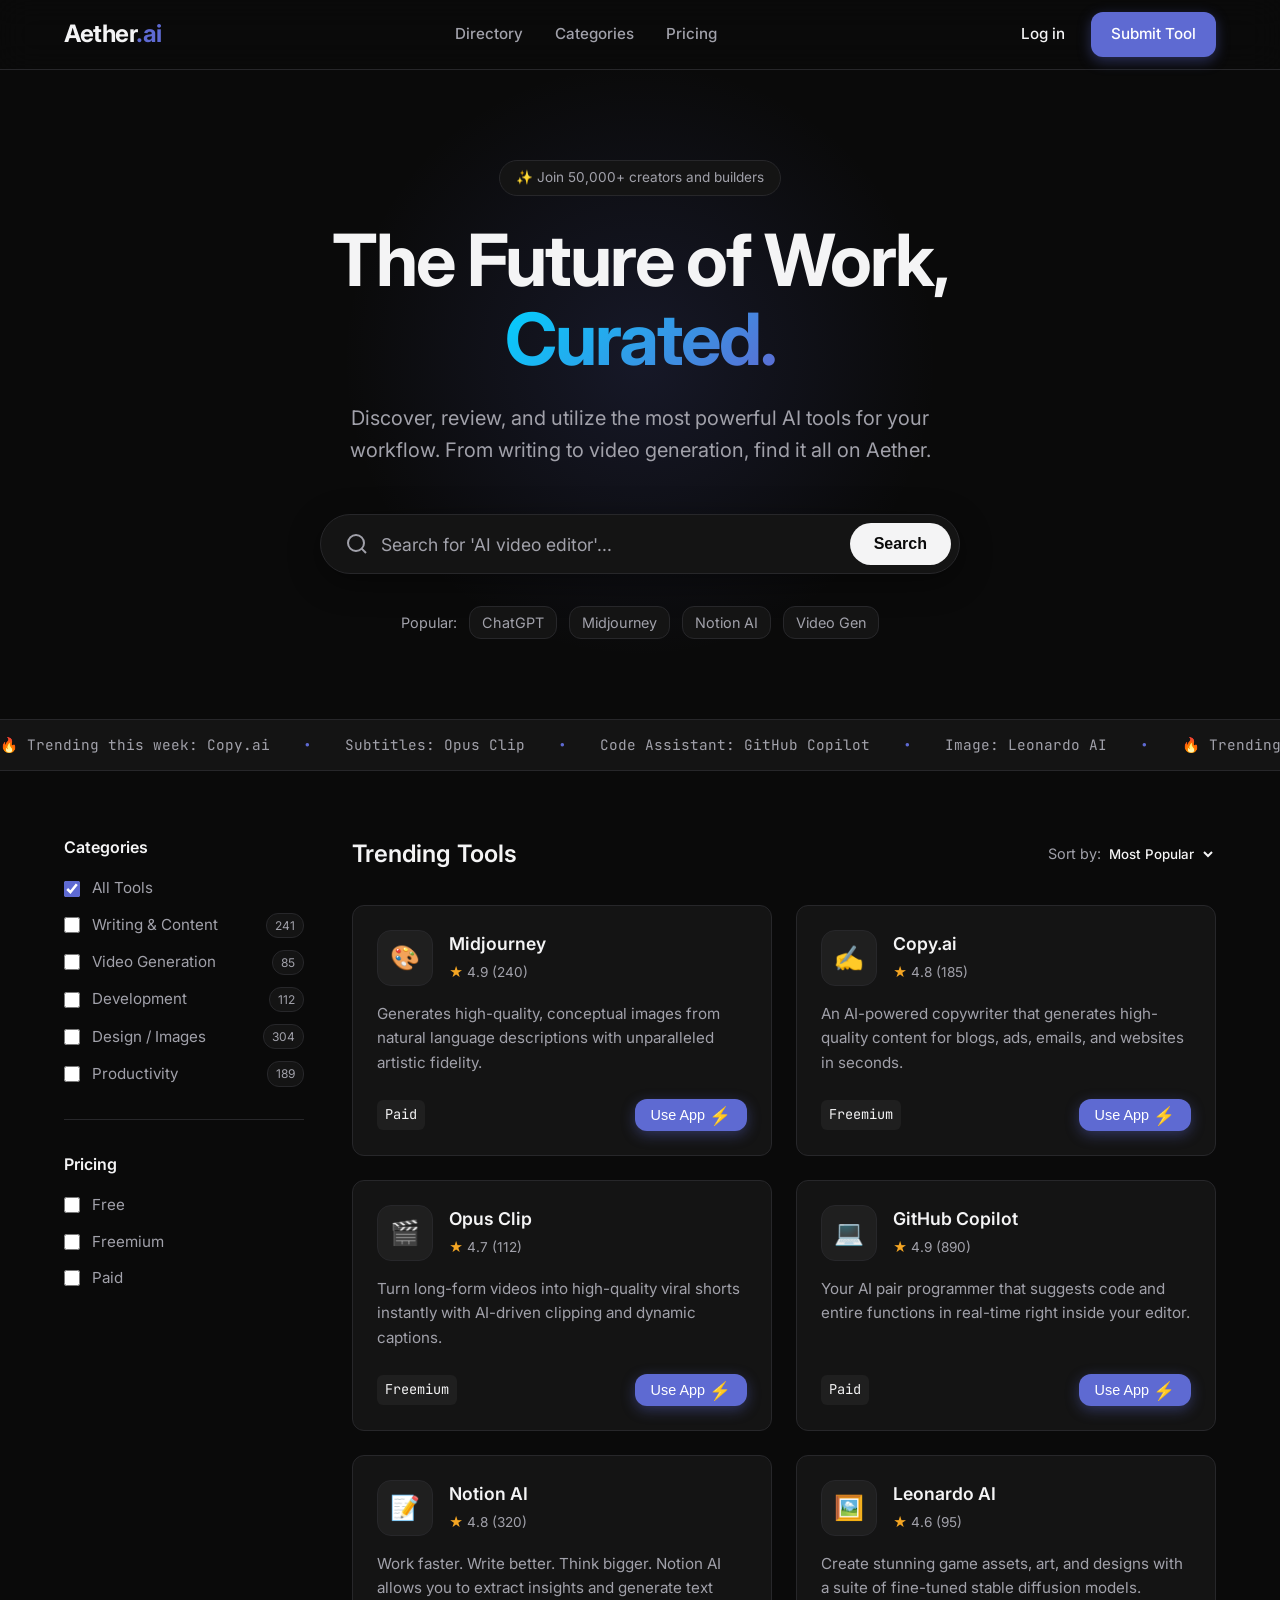
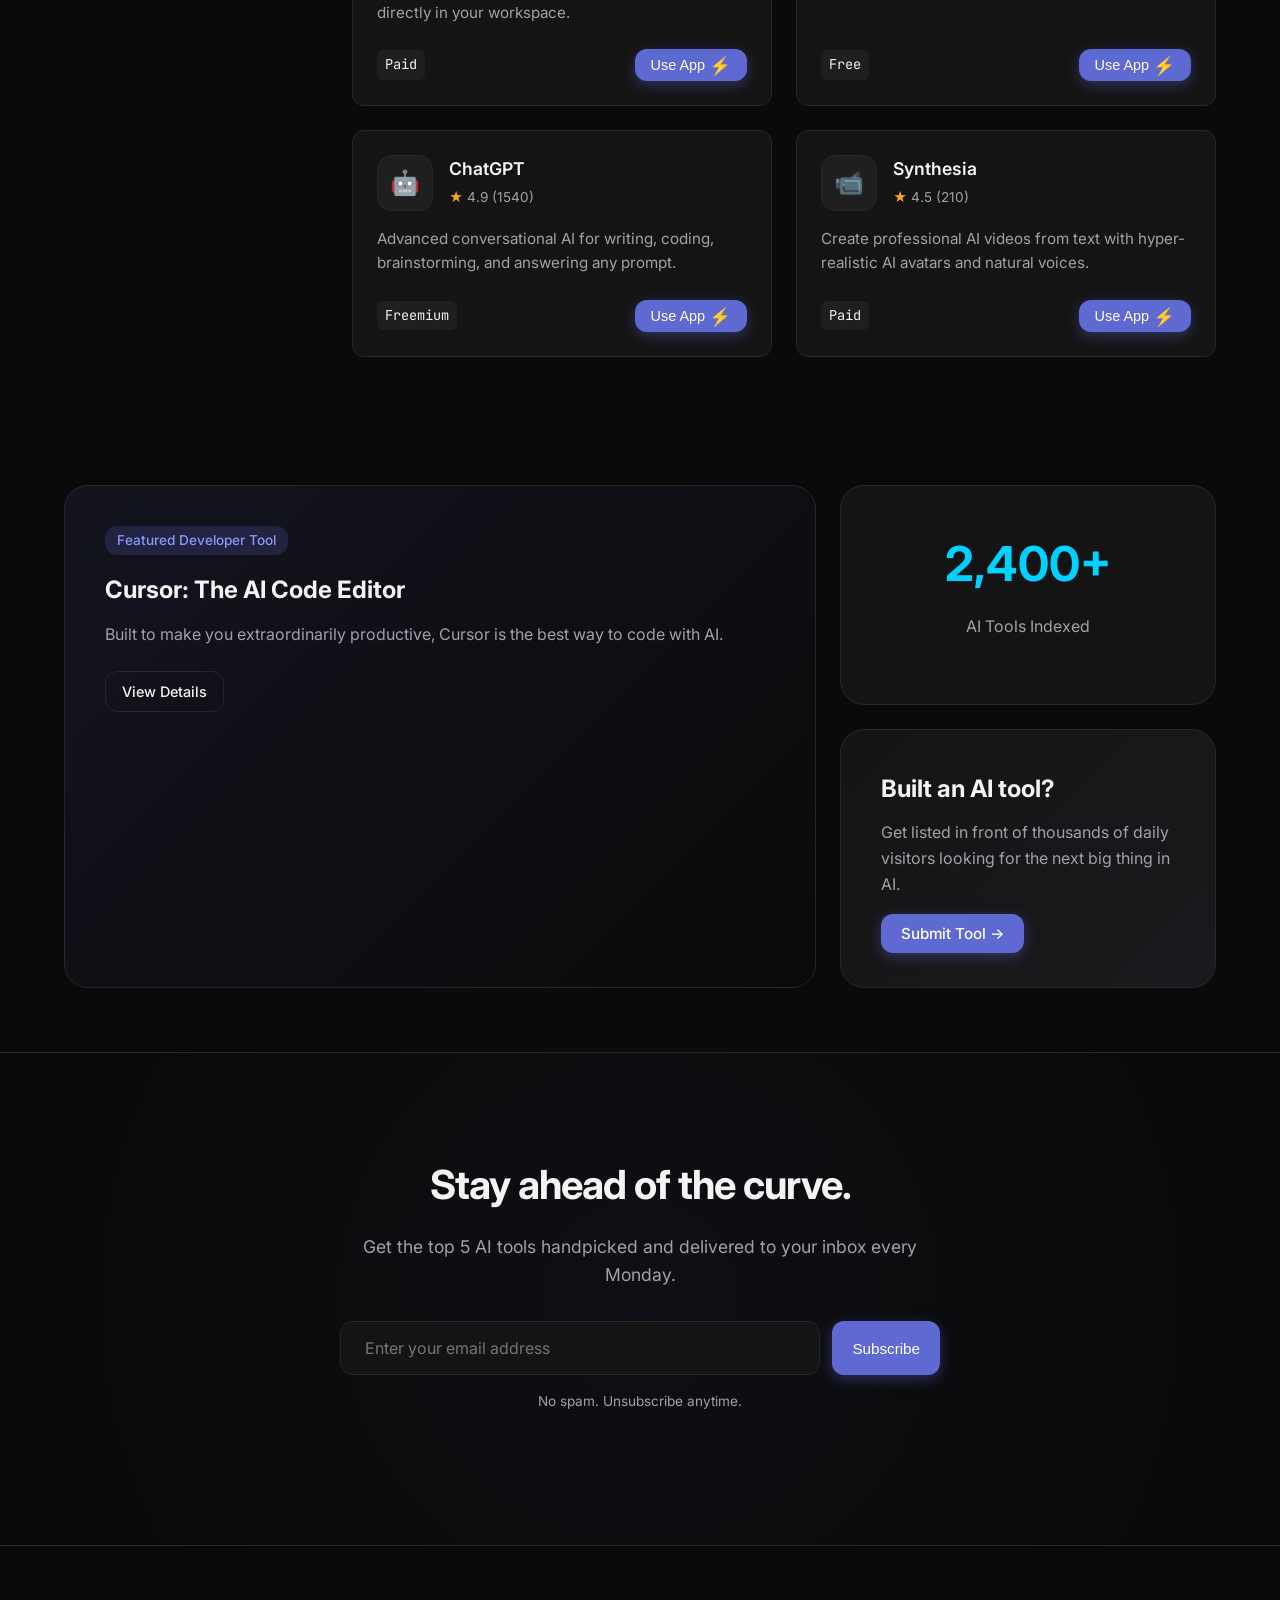
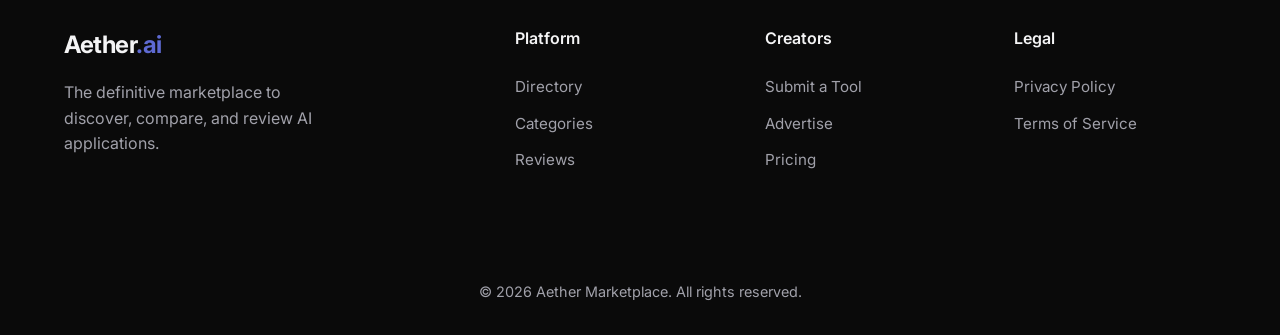
<file: AetherMarketplace/index.html>
<!DOCTYPE html>
<html lang="en">
<head>
    <meta charset="UTF-8">
    <meta name="viewport" content="width=device-width, initial-scale=1.0">
    <title>Aether - AI Tools Marketplace</title>
    <link href="https://fonts.googleapis.com/css2?family=Inter:wght@300;400;500;600;700&family=JetBrains+Mono:wght@400;700&display=swap" rel="stylesheet">
    <link rel="stylesheet" href="styles.css">
</head>
<body>
    <!-- Navbar -->
    <nav class="navbar">
        <div class="nav-container">
            <a href="#" class="logo">Aether<span>.ai</span></a>
            <div class="nav-links">
                <a href="#directory">Directory</a>
                <a href="#categories">Categories</a>
                <a href="#pricing">Pricing</a>
            </div>
            <div class="nav-actions">
                <a href="#" class="btn-ghost" id="loginBtn">Log in</a>
                <a href="#" class="btn-primary">Submit Tool</a>
            </div>
        </div>
    </nav>

    <!-- Hero Section -->
    <header class="hero">
        <div class="hero-content">
            <div class="badge">✨ Join 50,000+ creators and builders</div>
            <h1 class="hero-title">The Future of Work,<br><span class="gradient-text">Curated.</span></h1>
            <p class="hero-subtitle">Discover, review, and utilize the most powerful AI tools for your workflow. From writing to video generation, find it all on Aether.</p>
            
            <div class="search-container">
                <div class="search-box">
                    <svg class="search-icon" width="24" height="24" viewBox="0 0 24 24" fill="none" stroke="currentColor" stroke-width="2"><circle cx="11" cy="11" r="8"></circle><line x1="21" y1="21" x2="16.65" y2="16.65"></line></svg>
                    <input type="text" id="searchInput" placeholder="Search for 'AI video editor'...">
                    <button class="btn-search" id="searchBtn">Search</button>
                </div>
            </div>
            
            <div class="hero-tags">
                <span>Popular:</span>
                <a href="#" class="tag">ChatGPT</a>
                <a href="#" class="tag">Midjourney</a>
                <a href="#" class="tag">Notion AI</a>
                <a href="#" class="tag">Video Gen</a>
            </div>
        </div>
        <div class="hero-glow"></div>
    </header>

    <!-- Marquee / Featured Strip -->
    <section class="sponsored-strip">
        <div class="marquee">
            <div class="marquee-content">
                <span>🔥 Trending this week: Copy.ai</span>
                <span class="dot">•</span>
                <span>Subtitles: Opus Clip</span>
                <span class="dot">•</span>
                <span>Code Assistant: GitHub Copilot</span>
                <span class="dot">•</span>
                <span>Image: Leonardo AI</span>
                <span class="dot">•</span>
                <span>🔥 Trending this week: Copy.ai</span>
                <span class="dot">•</span>
                <span>Subtitles: Opus Clip</span>
                <span class="dot">•</span>
                <span>Code Assistant: GitHub Copilot</span>
                <span class="dot">•</span>
                <span>Image: Leonardo AI</span>
            </div>
        </div>
    </section>

    <!-- Main Content Grid -->
    <main class="container layout-grid">
        <!-- Sidebar filters (desktop) -->
        <aside class="sidebar">
            <div class="filter-group">
                <h3>Categories</h3>
                <ul class="filter-list" id="categoryFilters">
                    <li><label><input type="checkbox" id="filterAll" checked> All Tools</label></li>
                    <li><label><input type="checkbox" class="cat-filter" value="Writing & Content"> Writing & Content <span class="count">241</span></label></li>
                    <li><label><input type="checkbox" class="cat-filter" value="Video Generation"> Video Generation <span class="count">85</span></label></li>
                    <li><label><input type="checkbox" class="cat-filter" value="Development"> Development <span class="count">112</span></label></li>
                    <li><label><input type="checkbox" class="cat-filter" value="Design / Images"> Design / Images <span class="count">304</span></label></li>
                    <li><label><input type="checkbox" class="cat-filter" value="Productivity"> Productivity <span class="count">189</span></label></li>
                </ul>
            </div>
            <div class="filter-group border-top">
                <h3>Pricing</h3>
                <ul class="filter-list">
                    <li><label><input type="checkbox"> Free</label></li>
                    <li><label><input type="checkbox"> Freemium</label></li>
                    <li><label><input type="checkbox"> Paid</label></li>
                </ul>
            </div>
        </aside>

        <!-- Tools Feed -->
        <section class="tools-feed">
            <div class="feed-header">
                <h2>Trending Tools</h2>
                <div class="sort-dropdown">
                    <span>Sort by: </span>
                    <select>
                        <option>Most Popular</option>
                        <option>Highest Rated</option>
                        <option>Newest</option>
                    </select>
                </div>
            </div>
            
            <div class="tools-grid" id="toolsGrid">
                <!-- Cards injected via JS -->
            </div>
        </section>
    </main>

    <!-- Bento Box Promo -->
    <section class="container promo-section">
        <div class="bento-grid">
            <div class="bento-item featured">
                <div class="bento-content">
                    <span class="label">Featured Developer Tool</span>
                    <h3>Cursor: The AI Code Editor</h3>
                    <p>Built to make you extraordinarily productive, Cursor is the best way to code with AI.</p>
                    <a href="#" class="btn-outline">View Details</a>
                </div>
            </div>
            <div class="bento-item stat">
                <h3>2,400+</h3>
                <p>AI Tools Indexed</p>
            </div>
            <div class="bento-item cta">
                <h3>Built an AI tool?</h3>
                <p>Get listed in front of thousands of daily visitors looking for the next big thing in AI.</p>
                <a href="#" class="btn-primary">Submit Tool →</a>
            </div>
        </div>
    </section>

    <!-- Newsletter -->
    <section class="newsletter">
        <div class="container text-center">
            <div class="newsletter-box">
                <h2>Stay ahead of the curve.</h2>
                <p>Get the top 5 AI tools handpicked and delivered to your inbox every Monday.</p>
                <form class="newsletter-form">
                    <input type="email" placeholder="Enter your email address" required>
                    <button type="submit" class="btn-primary">Subscribe</button>
                </form>
                <p class="spam-notice">No spam. Unsubscribe anytime.</p>
            </div>
        </div>
    </section>

    <!-- Footer -->
    <footer>
        <div class="container footer-grid">
            <div class="footer-brand">
                <a href="#" class="logo">Aether<span>.ai</span></a>
                <p>The definitive marketplace to discover, compare, and review AI applications.</p>
            </div>
            <div class="footer-links">
                <h4>Platform</h4>
                <a href="#">Directory</a>
                <a href="#">Categories</a>
                <a href="#">Reviews</a>
            </div>
            <div class="footer-links">
                <h4>Creators</h4>
                <a href="#">Submit a Tool</a>
                <a href="#">Advertise</a>
                <a href="#">Pricing</a>
            </div>
            <div class="footer-links">
                <h4>Legal</h4>
                <a href="#">Privacy Policy</a>
                <a href="#">Terms of Service</a>
            </div>
        </div>
        <div class="container border-top text-center copyright">
            <p>&copy; 2026 Aether Marketplace. All rights reserved.</p>
        </div>
    </footer>

    <!-- Login Modal -->
    <div class="modal" id="loginModal">
        <div class="modal-content">
            <span class="close-modal" id="closeModal">&times;</span>
            <h2>Welcome Back</h2>
            <p>Log in to save tools, leave reviews, and access premium features.</p>
            <form id="loginForm" class="login-form">
                <input type="email" placeholder="Email Address" required>
                <input type="password" placeholder="Password" required>
                <button type="submit" class="btn-primary w-100">Sign In</button>
            </form>
            <div class="modal-footer">
                <p>Don't have an account? <a href="#">Sign up</a></p>
            </div>
        </div>
    </div>

    <!-- App Usage Modal (Full Screen Iframe) -->
    <div class="modal app-modal" id="appModal">
        <div class="app-modal-content">
            <div class="app-modal-header">
                <h2 id="appModalTitle">Loading App...</h2>
                <div class="app-modal-actions">
                    <a href="#" id="appExternalLink" target="_blank" class="btn-outline" style="padding: 4px 12px; font-size:0.85rem;">Open in new tab ↗</a>
                    <span class="close-modal" id="closeAppModal" style="position:static;">&times;</span>
                </div>
            </div>
            <div class="app-modal-body">
                <iframe id="appFrame" src="about:blank" title="AI Tool Viewer" sandbox="allow-same-origin allow-scripts allow-forms allow-popups"></iframe>
            </div>
        </div>
    </div>

    <script src="script.js"></script>
</body>
</html>
</file>
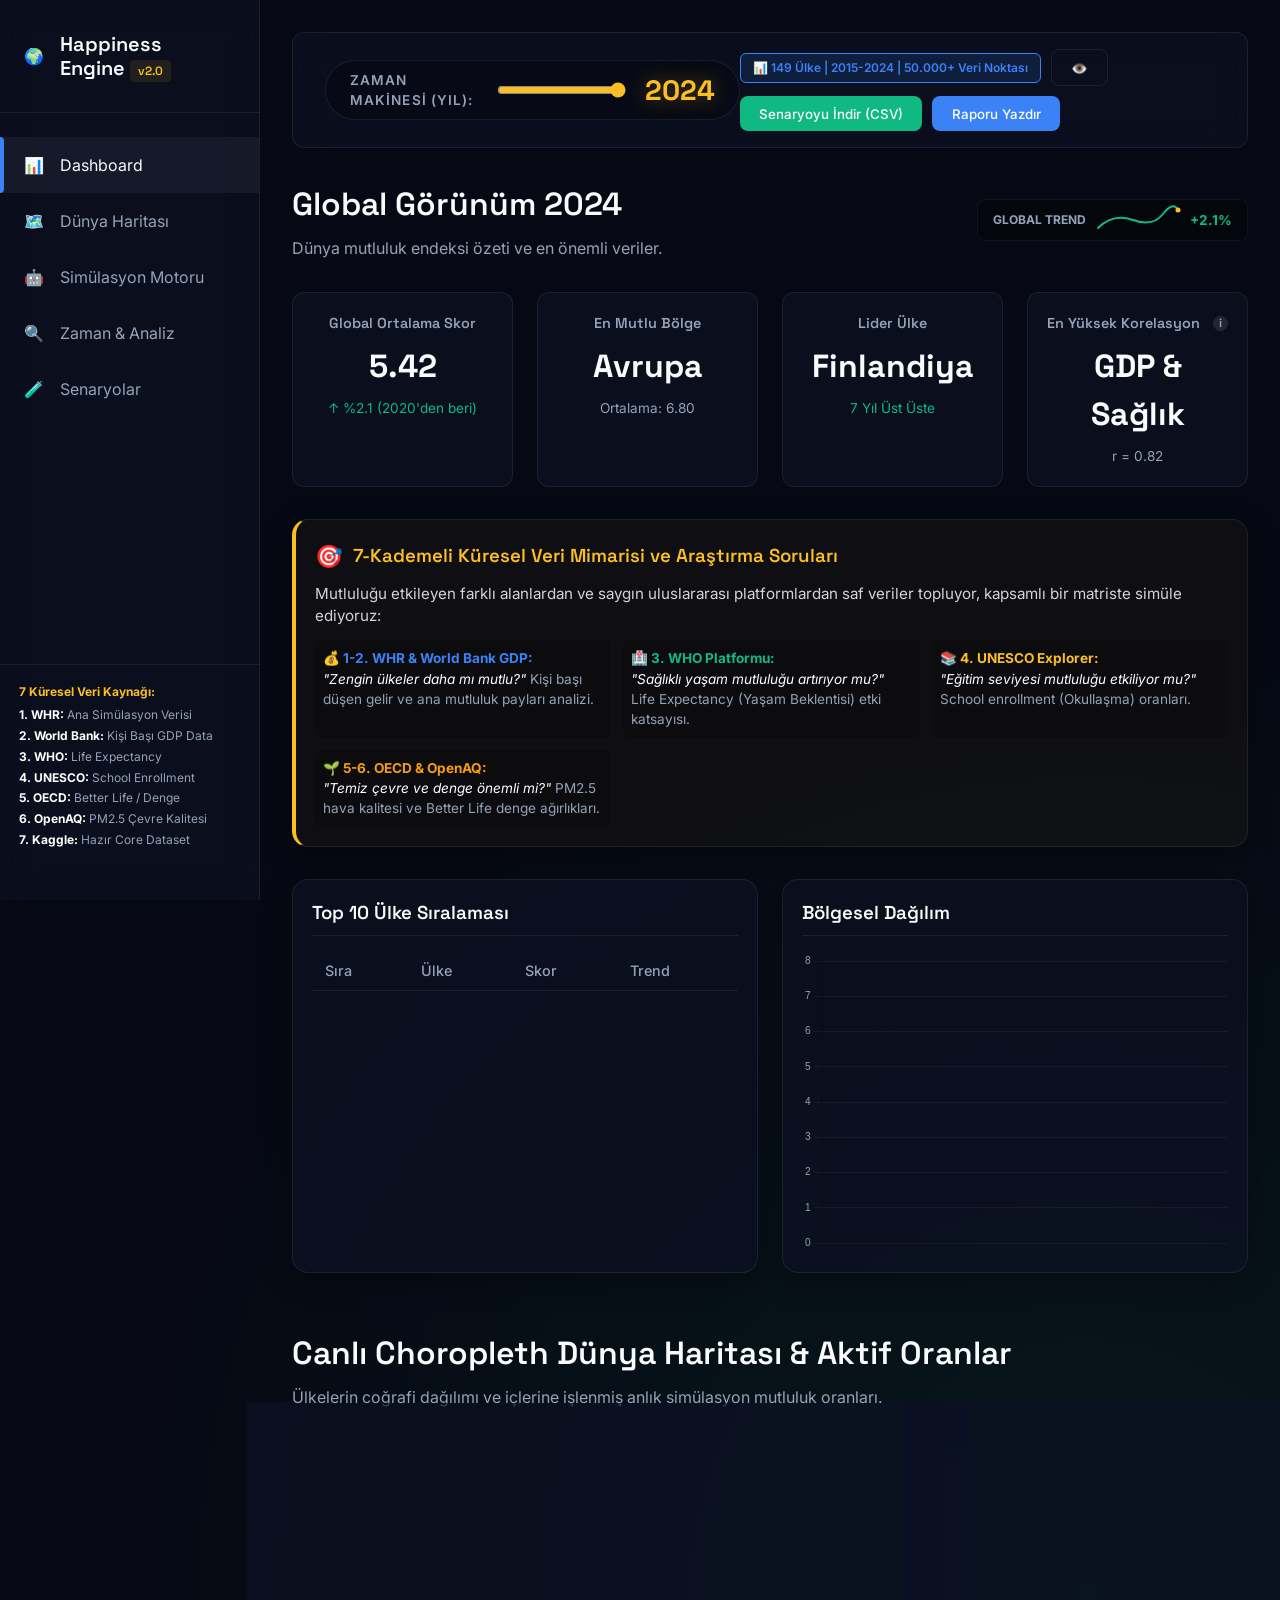
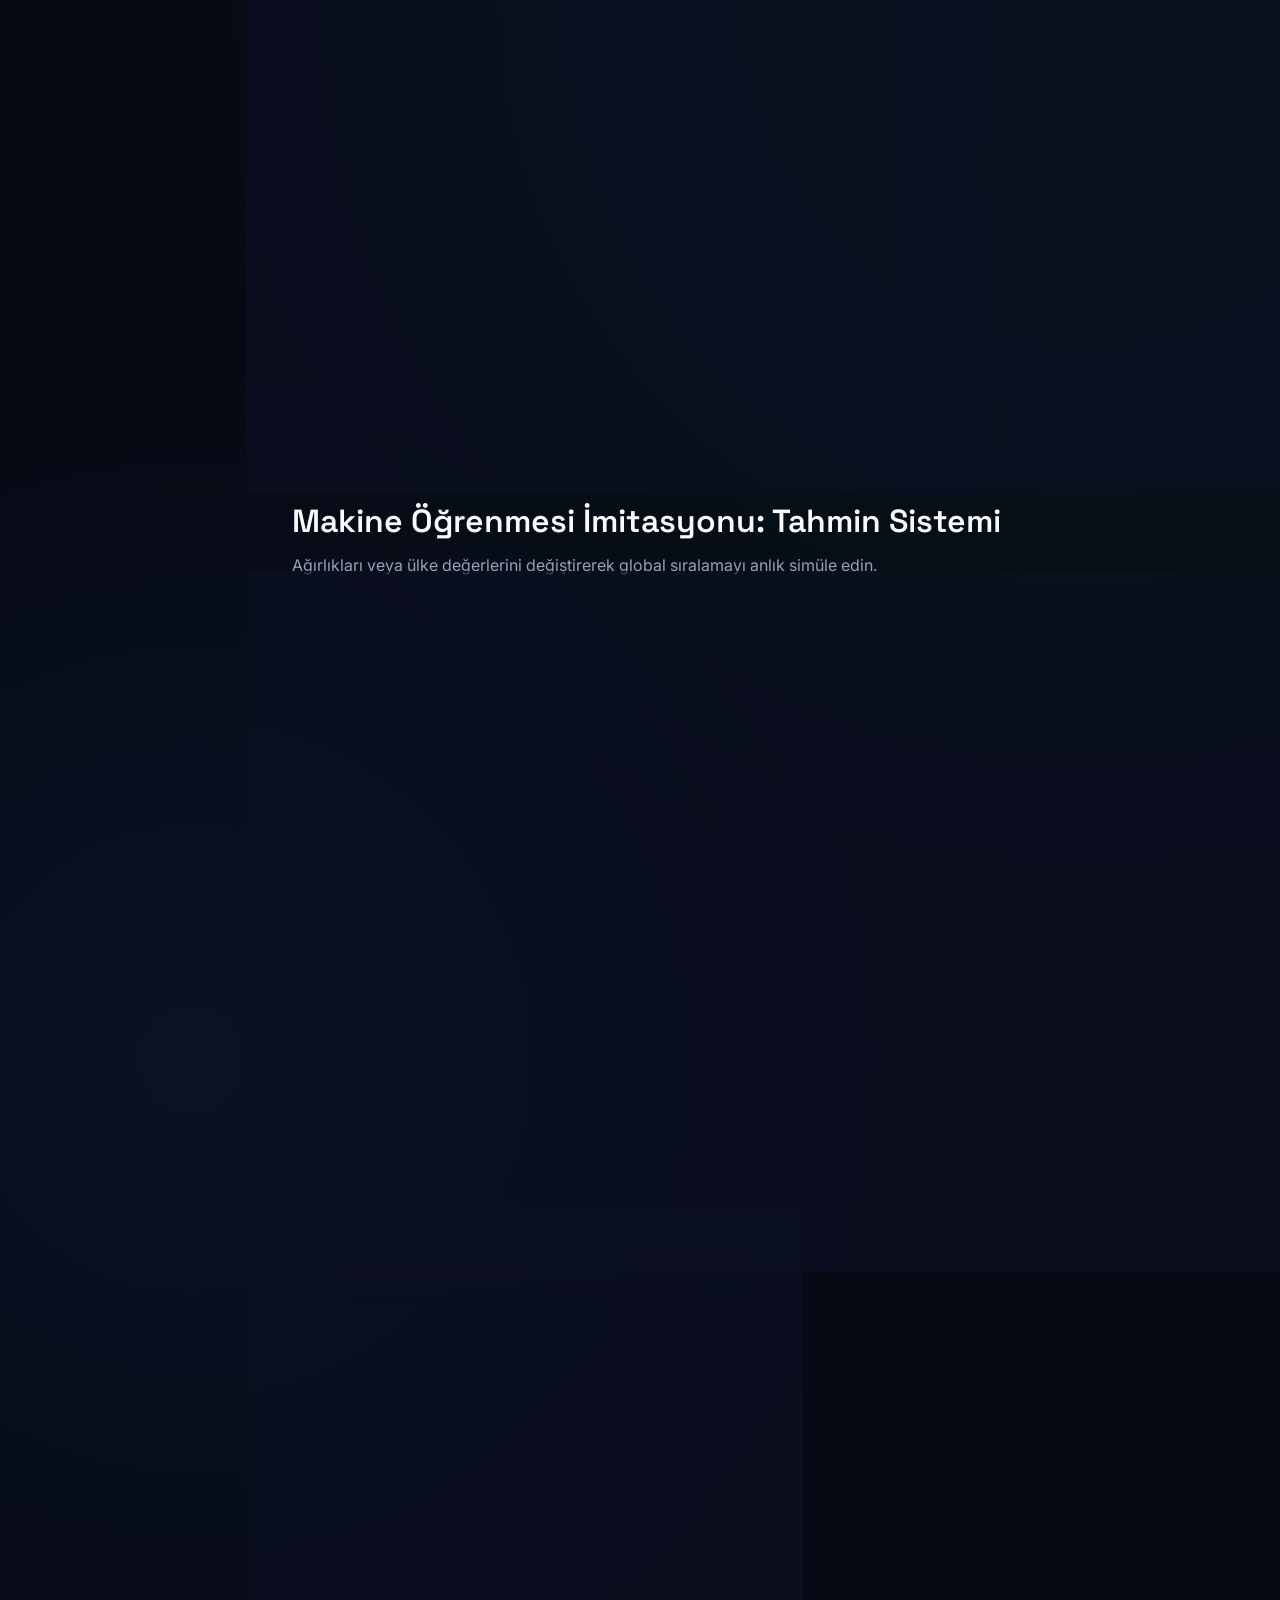
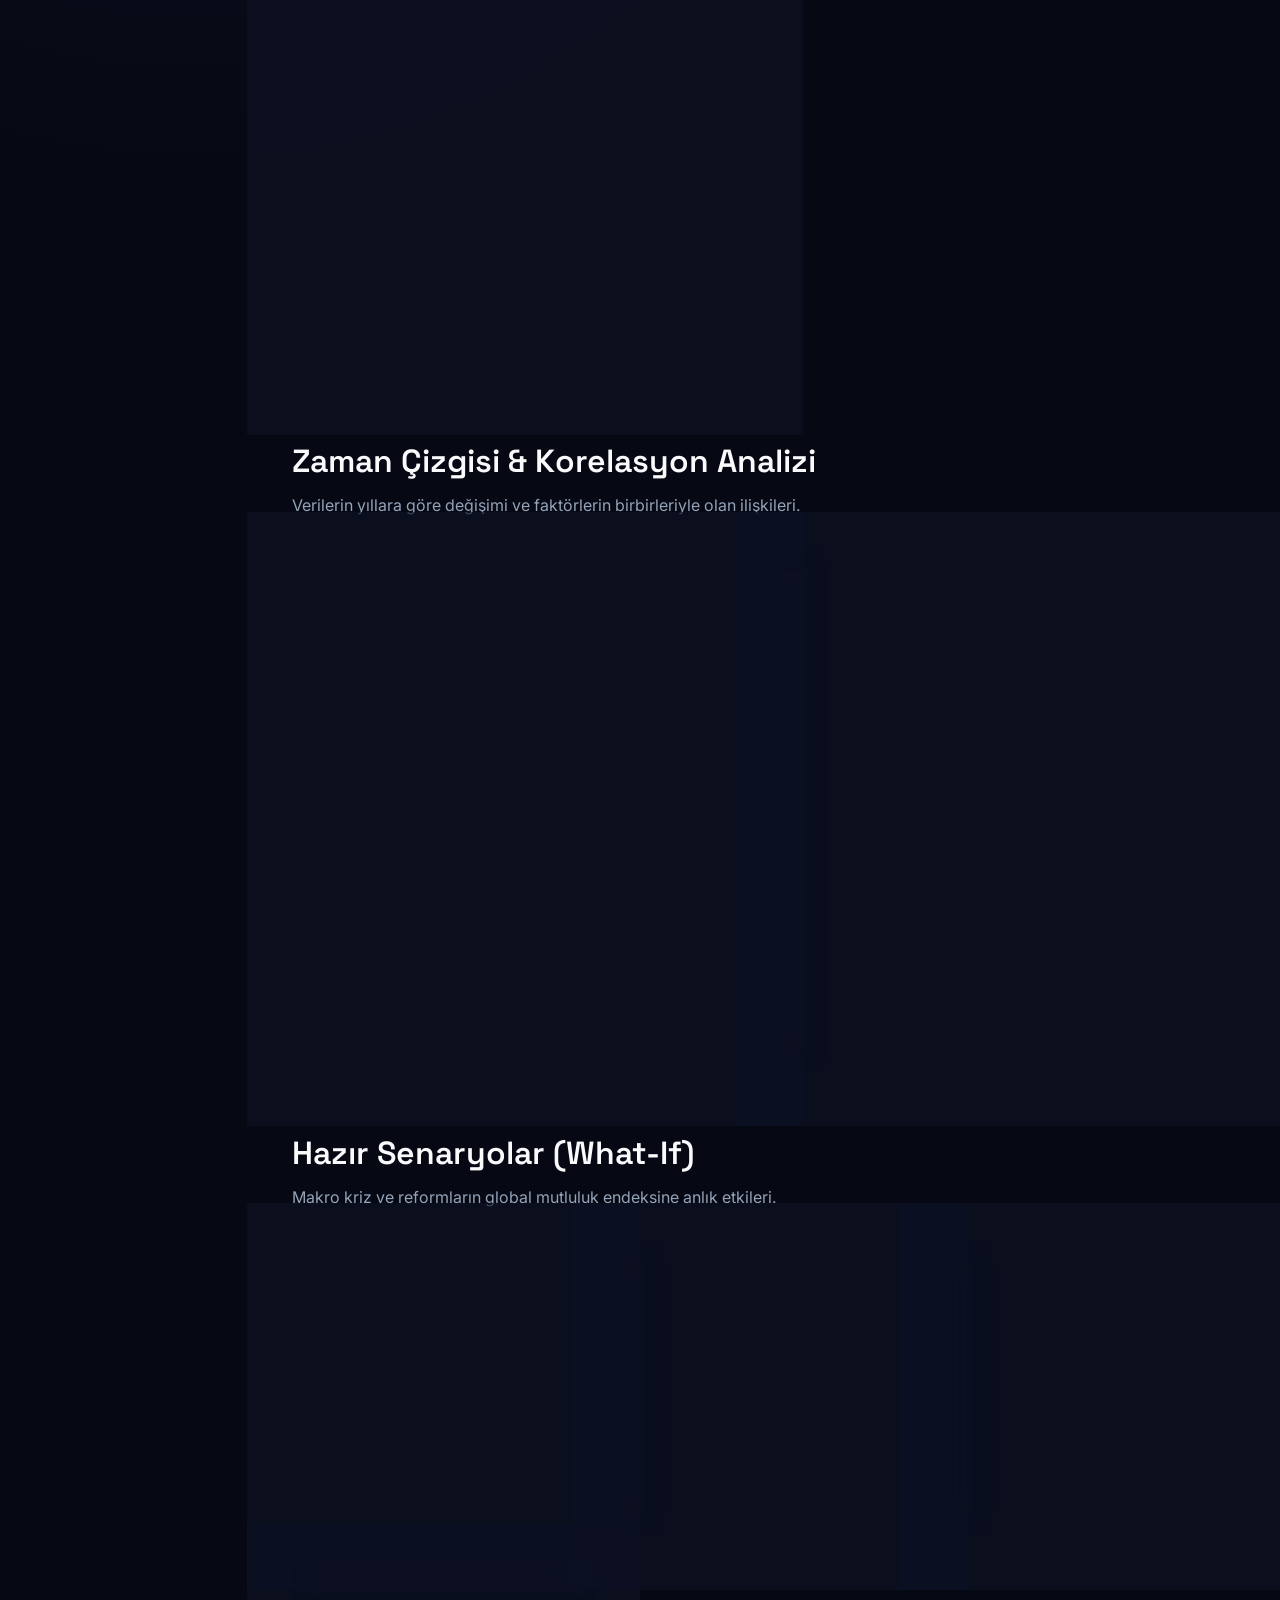
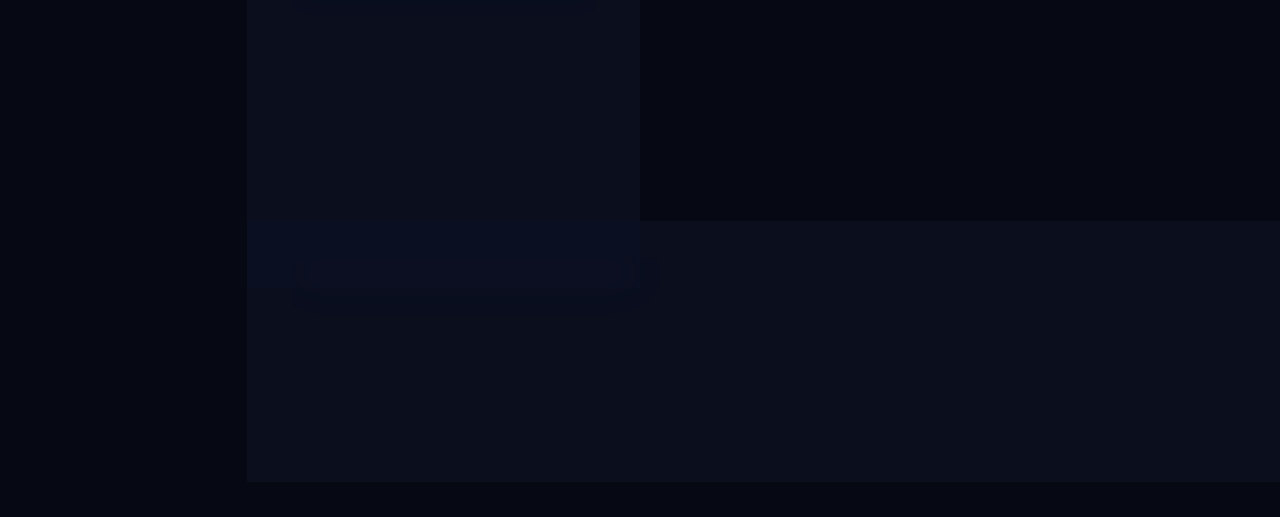
<file: mutluluksimulasyonu/index.html>
<!DOCTYPE html>
<html lang="tr">
<head>
    <meta charset="UTF-8">
    <meta name="viewport" content="width=device-width, initial-scale=1.0">
    <title>Global Happiness Index Engine</title>
    <!-- Fonts -->
    <link href="https://fonts.googleapis.com/css2?family=Inter:wght@300;400;500;600;700&family=Space+Grotesk:wght@400;600;700&display=swap" rel="stylesheet">
    <!-- Local CSS -->
    <link rel="stylesheet" href="css/style.css">
    
    <!-- Local Libraries -->
    <script src="lib/d3.v7.min.js"></script>
    <script src="lib/topojson-client.min.js"></script>
    <script src="lib/chart.js"></script>
</head>
<body>
    <div class="app-container">
        <!-- Sidebar / Navigation -->
        <nav class="sidebar">
            <div class="logo">
                <span class="logo-icon">🌍</span>
                <h1>Happiness<br>Engine <span class="version">v2.0</span></h1>
            </div>
            <ul class="nav-links">
                <li class="active" data-tab="dashboard">
                    <span class="icon">📊</span> Dashboard
                </li>
                <li data-tab="map-view">
                    <span class="icon">🗺️</span> Dünya Haritası
                </li>
                <li data-tab="simulation">
                    <span class="icon">🤖</span> Simülasyon Motoru
                </li>
                <li data-tab="analysis">
                    <span class="icon">🔍</span> Zaman & Analiz
                </li>
                <li data-tab="scenarios">
                    <span class="icon">🧪</span> Senaryolar
                </li>
            </ul>
            <div class="sidebar-footer" style="padding: 1.2rem; font-size: 0.75rem; line-height: 1.4;">
                <p style="color: var(--accent-gold); font-weight: bold; margin-bottom: 6px;">7 Küresel Veri Kaynağı:</p>
                <ul style="list-style: none; display: flex; flex-direction: column; gap: 4px;">
                    <li><strong style="color:#fff;">1. WHR:</strong> Ana Simülasyon Verisi</li>
                    <li><strong style="color:#fff;">2. World Bank:</strong> Kişi Başı GDP Data</li>
                    <li><strong style="color:#fff;">3. WHO:</strong> Life Expectancy</li>
                    <li><strong style="color:#fff;">4. UNESCO:</strong> School Enrollment</li>
                    <li><strong style="color:#fff;">5. OECD:</strong> Better Life / Denge</li>
                    <li><strong style="color:#fff;">6. OpenAQ:</strong> PM2.5 Çevre Kalitesi</li>
                    <li><strong style="color:#fff;">7. Kaggle:</strong> Hazır Core Dataset</li>
                </ul>
            </div>
        </nav>

        <!-- Main Content Area -->
        <main class="main-content">
            <header class="topbar">
                <div class="year-selector">
                    <label for="year-slider" class="slider-label">Zaman Makinesi (Yıl):</label>
                    <input type="range" id="year-slider" min="0" max="3" step="1" value="3">
                    <span id="current-year-display" class="year-display-large">2024</span>
                </div>
                <div class="actions" style="display: flex; align-items: center; gap: 10px; flex-wrap: wrap;">
                    <div style="background: rgba(59, 130, 246, 0.15); border: 1px solid var(--accent-blue); padding: 5px 12px; border-radius: 6px; font-size: 0.75rem; color: var(--accent-blue); font-weight: 600;">
                        📊 149 Ülke | 2015-2024 | 50.000+ Veri Noktası
                    </div>
                    <button id="color-blind-toggle" class="btn btn-outline" aria-label="Renk Körlüğü Modu" title="Renk Körlüğü Modu">👁️</button>
                    <button class="btn btn-secondary" onclick="app.exportDataCSV()">Senaryoyu İndir (CSV)</button>
                    <button class="btn btn-primary" onclick="window.print()">Raporu Yazdır</button>
                </div>
            </header>

            <div class="tab-contents">
                <!-- 1. Dashboard Tab -->
                <section id="dashboard" class="tab-pane active">
                    <div class="header-section" style="display: flex; justify-content: space-between; align-items: center; flex-wrap: wrap; gap: 1rem;">
                        <div>
                            <h2>Global Görünüm <span class="year-badge">2024</span></h2>
                            <p class="subtitle">Dünya mutluluk endeksi özeti ve en önemli veriler.</p>
                        </div>
                        <div style="background: rgba(0,0,0,0.25); border: 1px solid rgba(255,255,255,0.05); padding: 8px 15px; border-radius: 8px; display: flex; align-items: center; gap: 12px;">
                            <span style="font-size: 0.75rem; color: var(--text-muted); font-weight: bold; text-transform: uppercase;">Global Trend</span>
                            <svg width="80" height="24" viewBox="0 0 80 24" style="overflow: visible;">
                                <path d="M 0 20 Q 15 5 35 12 T 65 6 T 80 2" fill="none" stroke="var(--accent-green)" stroke-width="2" stroke-linecap="round"></path>
                                <circle cx="80" cy="2" r="2.5" fill="var(--accent-gold)"></circle>
                            </svg>
                            <span style="font-size: 0.85rem; color: var(--accent-green); font-weight: bold;">+2.1%</span>
                        </div>
                    </div>
                    
                    <div class="kpi-grid">
                        <div class="kpi-card">
                            <h3>Global Ortalama Skor</h3>
                            <div class="value" id="kpi-global-score">5.42</div>
                            <div class="trend positive">↑ %2.1 (2020'den beri)</div>
                        </div>
                        <div class="kpi-card">
                            <h3>En Mutlu Bölge</h3>
                            <div class="value" id="kpi-top-region">Avrupa</div>
                            <div class="trend">Ortalama: 6.80</div>
                        </div>
                        <div class="kpi-card">
                            <h3>Lider Ülke</h3>
                            <div class="value" id="kpi-top-country">Finlandiya</div>
                            <div class="trend positive">7 Yıl Üst Üste</div>
                        </div>
                        <div class="kpi-card">
                            <h3 style="display: flex; justify-content: space-between; align-items: center;">
                                <span>En Yüksek Korelasyon</span>
                                <span title="Pearson Correlation&#10;2015–2024 verileri kullanılmıştır." style="cursor:help; font-size:0.75rem; background:rgba(255,255,255,0.1); width:15px; height:15px; border-radius:50%; display:inline-flex; align-items:center; justify-content:center; color:var(--text-muted);">i</span>
                            </h3>
                            <div class="value" id="kpi-correlation">GDP & Sağlık</div>
                            <div class="trend">r = 0.82</div>
                        </div>
                    </div>

                    <!-- 7-Boyutlu Küresel Veri Entegrasyonu Raporu -->
                    <div class="card verification-card" style="margin-bottom: 2rem; border-left: 4px solid var(--accent-gold); background: rgba(245, 158, 11, 0.04);">
                        <div style="display: flex; align-items: center; gap: 10px; margin-bottom: 10px;">
                            <span style="font-size: 1.4rem;">🎯</span>
                            <h3 style="margin: 0; border: none; padding: 0; color: var(--accent-gold);">7-Kademeli Küresel Veri Mimarisi ve Araştırma Soruları</h3>
                        </div>
                        <p style="font-size: 0.95rem; color: #d1d5db; line-height: 1.5; margin-bottom: 12px;">
                            Mutluluğu etkileyen farklı alanlardan ve saygın uluslararası platformlardan saf veriler topluyor, kapsamlı bir matriste simüle ediyoruz:
                        </p>
                        <div style="display: grid; grid-template-columns: repeat(auto-fit, minmax(240px, 1fr)); gap: 12px; font-size: 0.85rem; color: var(--text-muted);">
                            <div style="background: rgba(0,0,0,0.2); padding: 8px; border-radius: 6px;">
                                <strong style="color:var(--accent-blue);">💰 1-2. WHR & World Bank GDP:</strong><br>
                                <em style="color:#fff;">"Zengin ülkeler daha mı mutlu?"</em> Kişi başı düşen gelir ve ana mutluluk payları analizi.
                            </div>
                            <div style="background: rgba(0,0,0,0.2); padding: 8px; border-radius: 6px;">
                                <strong style="color:var(--accent-green);">🏥 3. WHO Platformu:</strong><br>
                                <em style="color:#fff;">"Sağlıklı yaşam mutluluğu artırıyor mu?"</em> Life Expectancy (Yaşam Beklentisi) etki katsayısı.
                            </div>
                            <div style="background: rgba(0,0,0,0.2); padding: 8px; border-radius: 6px;">
                                <strong style="color:var(--accent-gold);">📚 4. UNESCO Explorer:</strong><br>
                                <em style="color:#fff;">"Eğitim seviyesi mutluluğu etkiliyor mu?"</em> School enrollment (Okullaşma) oranları.
                            </div>
                            <div style="background: rgba(0,0,0,0.2); padding: 8px; border-radius: 6px;">
                                <strong style="color:var(--accent-yellow);">🌱 5-6. OECD & OpenAQ:</strong><br>
                                <em style="color:#fff;">"Temiz çevre ve denge önemli mi?"</em> PM2.5 hava kalitesi ve Better Life denge ağırlıkları.
                            </div>
                        </div>
                    </div>

                    <div class="dashboard-grid">
                        <div class="card ranking-card">
                            <h3>Top 10 Ülke Sıralaması</h3>
                            <div class="table-container">
                                <table id="ranking-table">
                                    <thead>
                                        <tr>
                                            <th>Sıra</th>
                                            <th>Ülke</th>
                                            <th>Skor</th>
                                            <th>Trend</th>
                                        </tr>
                                    </thead>
                                    <tbody>
                                        <!-- JS will populate this -->
                                    </tbody>
                                </table>
                            </div>
                        </div>
                        <div class="card chart-card">
                            <h3>Bölgesel Dağılım</h3>
                            <div class="chart-wrapper" style="position: relative; width: 100%; height: 300px;">
                                <canvas id="regional-chart"></canvas>
                            </div>
                        </div>
                    </div>
                </section>

                <!-- 2. Map View Tab -->
                <section id="map-view" class="tab-pane">
                    <div class="header-section">
                        <h2>Canlı Choropleth Dünya Haritası & Aktif Oranlar</h2>
                        <p class="subtitle">Ülkelerin coğrafi dağılımı ve içlerine işlenmiş anlık simülasyon mutluluk oranları.</p>
                    </div>
                    <style>
                        @media(max-width: 1024px) {
                            .map-layout-grid { grid-template-columns: 1fr !important; }
                        }
                    </style>
                    <div style="display: grid; grid-template-columns: 1fr 300px; gap: 1.5rem;" class="map-layout-grid">
                        <div class="map-container card" style="height: 600px; padding: 0; overflow: hidden; position: relative;">
                            <svg id="world-map" style="width: 100%; height: 100%;"></svg>
                            <div id="map-tooltip" class="tooltip hidden"></div>
                        </div>
                        <div class="card active-rates-card" style="display: flex; flex-direction: column; max-height: 600px; overflow-y: auto; padding: 1.2rem;">
                            <h3 style="font-size: 1rem; color: var(--accent-gold); margin-bottom: 12px; display: flex; align-items: center; gap: 8px;">
                                <span>🌐</span> Canlı Bölge Oranları
                            </h3>
                            <div id="active-region-rates-list" style="display: flex; flex-direction: column; gap: 10px;">
                                <!-- JS will populate this live -->
                            </div>
                            <h3 style="font-size: 1rem; color: var(--accent-blue); margin-top: 20px; margin-bottom: 12px; border-top: 1px solid rgba(255,255,255,0.1); padding-top: 15px; display: flex; align-items: center; gap: 8px;">
                                <span>📌</span> Odak Ülke Bilgisi
                            </h3>
                            <div id="map-selected-country-info" style="font-size: 0.9rem; color: var(--text-muted); line-height: 1.5;">
                                Haritadan bir ülkenin üzerine gelerek detaylı saf oranlarını burada görebilirsiniz.
                            </div>
                        </div>
                    </div>
                </section>

                <!-- 3. Simulation Motoru Tab -->
                <section id="simulation" class="tab-pane">
                    <div class="header-section">
                        <h2>Makine Öğrenmesi İmitasyonu: Tahmin Sistemi</h2>
                        <p class="subtitle">Ağırlıkları veya ülke değerlerini değiştirerek global sıralamayı anlık simüle edin.</p>
                    </div>
                    
                    <div class="simulation-grid">
                        <!-- Model Equation -->
                        <div class="card equation-card full-width" style="border-top: 4px solid var(--accent-gold);">
                            <div style="display: flex; align-items: center; gap: 8px; margin-bottom: 12px;">
                                <span style="font-size: 1.4rem;">📐</span>
                                <h3 style="margin: 0; border: none; padding: 0; color: var(--accent-gold);">Mutluluk Hesaplama Modeli (Canlı Matris Denklemi)</h3>
                            </div>
                            <p style="font-size: 0.9rem; color: var(--text-muted); margin-bottom: 12px;">Sistem aşağıdaki doğrusal denklemi kullanarak 149 ülkenin skorunu anlık simüle eder:</p>
                            <div style="background: rgba(0,0,0,0.4); border: 1px dashed var(--accent-gold); padding: 1.2rem; border-radius: 8px; text-align: center; font-family: monospace; font-size: 1.15rem; color: #fff; margin-bottom: 1.5rem; overflow-x: auto;">
                                <span style="color:var(--accent-green);">Happiness Score</span> = 
                                (<span id="w-gdp" style="color:var(--accent-gold);">0.15</span> × GDP) + 
                                (<span id="w-health" style="color:var(--accent-gold);">0.15</span> × Health) + 
                                (<span id="w-social" style="color:var(--accent-gold);">0.15</span> × Social Support) + 
                                (<span id="w-edu" style="color:var(--accent-gold);">0.15</span> × Education) + 
                                (<span id="w-env" style="color:var(--accent-gold);">0.10</span> × Environment) + <br>
                                <span style="font-size:0.95rem; color:var(--text-muted);">
                                (<span id="w-bank">0.10</span> × Banking) + 
                                (<span id="w-free">0.10</span> × Freedom) + 
                                (<span id="w-gen">0.05</span> × Generosity) + 
                                (<span id="w-corr">0.05</span> × Corruption)
                                </span>
                            </div>
                            <p class="formula-desc">Ağırlıkları ayarladığınızda, 149 ülkenin skoru <strong>WHR ve Dünya Bankası saf ham verileri</strong> kullanılarak yeniden hesaplanır.</p>
                            
                            <div class="weight-sliders">
                                <div class="slider-group">
                                    <label>Log GDP Ağırlığı <span class="val">15%</span></label>
                                    <input type="range" class="weight-input" data-factor="gdp" min="0" max="100" value="15">
                                </div>
                                <div class="slider-group">
                                    <label>Sosyal Destek Ağırlığı <span class="val">15%</span></label>
                                    <input type="range" class="weight-input" data-factor="social" min="0" max="100" value="15">
                                </div>
                                <div class="slider-group">
                                    <label>Sağlık Ağırlığı <span class="val">15%</span></label>
                                    <input type="range" class="weight-input" data-factor="health" min="0" max="100" value="15">
                                </div>
                                <div class="slider-group">
                                    <label>Eğitim (Okullaşma) Ağırlığı <span class="val">15%</span></label>
                                    <input type="range" class="weight-input" data-factor="education" min="0" max="100" value="15">
                                </div>
                                <div class="slider-group">
                                    <label>Banka (Kredi/GDP) Ağırlığı <span class="val">10%</span></label>
                                    <input type="range" class="weight-input" data-factor="banking" min="0" max="100" value="10">
                                </div>
                                <div class="slider-group">
                                    <label>Çevre (Orman %) Ağırlığı <span class="val">10%</span></label>
                                    <input type="range" class="weight-input" data-factor="environment" min="0" max="100" value="10">
                                </div>
                                <div class="slider-group">
                                    <label>Özgürlük Ağırlığı <span class="val">10%</span></label>
                                    <input type="range" class="weight-input" data-factor="freedom" min="0" max="100" value="10">
                                </div>
                                <div class="slider-group">
                                    <label>Cömertlik Ağırlığı <span class="val">5%</span></label>
                                    <input type="range" class="weight-input" data-factor="generosity" min="0" max="100" value="5">
                                </div>
                                <div class="slider-group">
                                    <label>Yolsuzluk Ağırlığı <span class="val">5%</span></label>
                                    <input type="range" class="weight-input" data-factor="corruption" min="0" max="100" value="5">
                                </div>
                            </div>
                            <button class="btn btn-primary mt-2" id="btn-recalculate-global">Global Sıralamayı Yeniden Hesapla</button>
                        </div>

                        <!-- Predict Custom Country -->
                        <div class="card create-country-card" style="border-top: 4px solid var(--accent-blue);">
                            <div style="display: flex; align-items: center; gap: 8px; margin-bottom: 12px;">
                                <span style="font-size: 1.4rem;">🎮</span>
                                <h3 style="margin: 0; border: none; padding: 0; color: var(--accent-blue);">Tahmin Sistemi: Kendi Ülkeni Oluştur</h3>
                            </div>
                            <p style="font-size: 0.85rem; color: var(--text-muted); margin-bottom: 15px;">Aşağıdaki parametreleri kaydırarak simülasyon motorunun tahmini mutluluk skorunu ve dünya sıralamasını canlı görün.</p>
                            
                            <div class="form-group" style="margin-bottom: 12px;">
                                <label style="font-size: 0.85rem; color: #e5e7eb; display: flex; justify-content: space-between;"><span>Ülke Adı:</span></label>
                                <input type="text" id="custom-country-name" value="Ütopya" style="padding: 6px 10px; font-size: 0.9rem;" oninput="document.getElementById('custom-res-name').textContent=this.value;">
                            </div>
                            
                            <!-- Sliders -->
                            <div class="slider-group" style="margin-bottom: 10px;">
                                <label style="font-size: 0.85rem; color: var(--text-muted); display: flex; justify-content: space-between;"><span>💰 Ekonomik GDP Payı:</span> <strong id="val-cust-gdp" style="color:var(--accent-gold);">1.40</strong></label>
                                <input type="range" id="custom-gdp" min="0.0" max="2.3" step="0.02" value="1.40" oninput="document.getElementById('val-cust-gdp').textContent=parseFloat(this.value).toFixed(2); if(window.app) app.predictCustomCountry();">
                            </div>
                            
                            <div class="slider-group" style="margin-bottom: 10px;">
                                <label style="font-size: 0.85rem; color: var(--text-muted); display: flex; justify-content: space-between;"><span>🏥 Sağlık Yaşam Beklentisi:</span> <strong id="val-cust-health" style="color:var(--accent-green);">0.85</strong></label>
                                <input type="range" id="custom-health" min="0.0" max="1.1" step="0.01" value="0.85" oninput="document.getElementById('val-cust-health').textContent=parseFloat(this.value).toFixed(2); if(window.app) app.predictCustomCountry();">
                            </div>
                            
                            <div class="slider-group" style="margin-bottom: 10px;">
                                <label style="font-size: 0.85rem; color: var(--text-muted); display: flex; justify-content: space-between;"><span>🤝 Sosyal Destek Payı:</span> <strong id="val-cust-social" style="color:var(--accent-blue);">1.20</strong></label>
                                <input type="range" id="custom-social" min="0.0" max="1.6" step="0.02" value="1.20" oninput="document.getElementById('val-cust-social').textContent=parseFloat(this.value).toFixed(2); if(window.app) app.predictCustomCountry();">
                            </div>
                            
                            <div class="slider-group" style="margin-bottom: 10px;">
                                <label style="font-size: 0.85rem; color: var(--text-muted); display: flex; justify-content: space-between;"><span>📚 Eğitim (% Okullaşma):</span> <strong id="val-cust-edu" style="color:var(--accent-yellow);">95%</strong></label>
                                <input type="range" id="custom-edu" min="30" max="130" step="1" value="95" oninput="document.getElementById('val-cust-edu').textContent=this.value+'%'; if(window.app) app.predictCustomCountry();">
                            </div>
                            
                            <div class="slider-group" style="margin-bottom: 10px;">
                                <label style="font-size: 0.85rem; color: var(--text-muted); display: flex; justify-content: space-between;"><span>🌱 Çevre (% Orman/Hava):</span> <strong id="val-cust-env" style="color:var(--accent-yellow);">40%</strong></label>
                                <input type="range" id="custom-env" min="0" max="100" step="1" value="40" oninput="document.getElementById('val-cust-env').textContent=this.value+'%'; if(window.app) app.predictCustomCountry();">
                            </div>

                            <div style="display: grid; grid-template-columns: 1fr 1fr; gap: 10px;">
                                <div class="slider-group" style="margin-bottom: 5px;">
                                    <label style="font-size: 0.75rem;">Özgürlük: <span id="val-cust-free">0.60</span></label>
                                    <input type="range" id="custom-free" min="0.0" max="0.8" step="0.02" value="0.60" oninput="document.getElementById('val-cust-free').textContent=parseFloat(this.value).toFixed(2); if(window.app) app.predictCustomCountry();">
                                </div>
                                <div class="slider-group" style="margin-bottom: 5px;">
                                    <label style="font-size: 0.75rem;">Banka Kredi: <span id="val-cust-bank">100%</span></label>
                                    <input type="range" id="custom-bank" min="0" max="200" step="5" value="100" oninput="document.getElementById('val-cust-bank').textContent=this.value+'%'; if(window.app) app.predictCustomCountry();">
                                </div>
                            </div>

                            <!-- Gizli diğer paylar standart atansın -->
                            <input type="hidden" id="custom-gen" value="0.25">
                            <input type="hidden" id="custom-corr" value="0.30">
                            
                            <div id="prediction-result" class="result-box" style="margin-top: 15px; background: rgba(16, 185, 129, 0.08); border: 2px dashed var(--accent-green); padding: 1rem;">
                                <h4 style="font-size: 0.9rem; color: var(--text-muted);"><span id="custom-res-name">Ütopya</span> Tahmini Mutluluk Skoru</h4>
                                <div class="big-score" style="font-size: 2.5rem; color: var(--accent-green);">7.45</div>
                                <p style="font-size: 0.85rem; margin-top: 4px;">Bu canlı matris skoru ile <strong id="pred-rank" style="color:#fff;">Dünyada 4.</strong> sıradasınız.</p>
                            </div>
                        </div>
                    </div>
                </section>

                <!-- 4. Analysis & Timeline Tab -->
                <section id="analysis" class="tab-pane">
                    <div class="header-section">
                        <h2>Zaman Çizgisi & Korelasyon Analizi</h2>
                        <p class="subtitle">Verilerin yıllara göre değişimi ve faktörlerin birbirleriyle olan ilişkileri.</p>
                    </div>

                    <div class="analysis-grid">
                        <div class="card correlation-card">
                            <h3>GDP vs Mutluluk Korelasyonu</h3>
                            <div class="chart-wrapper" style="position: relative; width: 100%; height: 260px;">
                                <canvas id="scatter-chart"></canvas>
                            </div>
                            <div class="analysis-text">
                                <strong>Analiz Çıktısı:</strong> GDP ile mutluluk arasında güçlü bir logaritmik pozitif ilişki gözlemlenmiştir. Ancak $40.000 seviyesinden sonra GDP'nin mutluluğa katkısı marjinal olarak azalmaktadır (Easterlin Paradoksu).
                            </div>
                        </div>
                        <div class="card timeline-card">
                            <h3>Karşılaştırmalı Radar Analizi (9 Faktör)</h3>
                            <div class="country-selector">
                                <select id="timeline-country-1"></select>
                                <select id="timeline-country-2"></select>
                            </div>
                            <div class="chart-wrapper" style="position: relative; width: 100%; height: 280px;">
                                <canvas id="timeline-chart"></canvas>
                            </div>
                        </div>
                    </div>
                </section>

                <!-- 5. Scenarios Tab -->
                <section id="scenarios" class="tab-pane">
                    <div class="header-section">
                        <h2>Hazır Senaryolar (What-If)</h2>
                        <p class="subtitle">Makro kriz ve reformların global mutluluk endeksine anlık etkileri.</p>
                    </div>

                    <div class="scenario-grid">
                        <div class="card scenario-card" data-scenario="crisis">
                            <div class="icon">📉</div>
                            <h3>Global Ekonomik Kriz</h3>
                            <p>Tüm ülkelerin GDP Payı 0.2 ve Sosyal Destek Payı 0.1 düşerse sıralama nasıl değişir?</p>
                            <button class="btn btn-outline" onclick="app.runScenario('crisis')">Senaryoyu Çalıştır</button>
                        </div>
                        <div class="card scenario-card" data-scenario="health">
                            <div class="icon">🏥</div>
                            <h3>Sağlık Reformu</h3>
                            <p>Sağlık Payı 0.6'nın altında olan ülkeler +0.15 kazanırsa ne olur?</p>
                            <button class="btn btn-outline" onclick="app.runScenario('health')">Senaryoyu Çalıştır</button>
                        </div>
                        <div class="card scenario-card" data-scenario="freedom">
                            <div class="icon">🕊️</div>
                            <h3>Özgürlük Atılımı</h3>
                            <p>Tüm ülkelerin Özgürlük Payı +0.1 artarsa ne olur?</p>
                            <button class="btn btn-outline" onclick="app.runScenario('freedom')">Senaryoyu Çalıştır</button>
                        </div>
                        <div class="card scenario-card" data-scenario="reset">
                            <div class="icon">🔄</div>
                            <h3>Gerçek Verilere Dön</h3>
                            <p>Tüm simülasyonları sıfırla ve gerçek verilere dön.</p>
                            <button class="btn btn-danger" onclick="app.resetData()">Sıfırla</button>
                        </div>
                    </div>

                    <div class="card mt-2">
                        <h3>Senaryo Sonucu - Etkilenen Top 5 Ülke</h3>
                        <table id="scenario-result-table">
                            <thead>
                                <tr>
                                    <th>Ülke</th>
                                    <th>Eski Skor</th>
                                    <th>Yeni Skor</th>
                                    <th>Değişim</th>
                                </tr>
                            </thead>
                            <tbody>
                                <tr><td colspan="4" class="text-center">Henüz bir senaryo çalıştırılmadı.</td></tr>
                            </tbody>
                        </table>
                    </div>
                </section>
            </div>
        </main>
    </div>

    <!-- Application Scripts -->
    <script src="js/data.js"></script>
    <script src="js/engine.js"></script>
    <script src="js/world_map_data.js"></script>
    <script src="js/map.js"></script>
    <script src="js/charts.js"></script>
    <script src="js/app.js"></script>
</body>
</html>
</file>
<file: AetherMarketplace/styles.css>
:root {
    --bg-color: #0A0A0A;
    --surface-color: #141414;
    --surface-hover: #1F1F1F;
    --surface-border: #27272A;
    --primary: #5E6AD2;
    --primary-hover: #4B56B5;
    --cyan: #00D2FF;
    --text-primary: #F4F4F5;
    --text-secondary: #A1A1AA;
    --font-sans: 'Inter', -apple-system, sans-serif;
    --font-mono: 'JetBrains Mono', monospace;
    --radius: 12px;
    --radius-lg: 24px;
}

* {
    margin: 0;
    padding: 0;
    box-sizing: border-box;
}

body {
    background-color: var(--bg-color);
    color: var(--text-primary);
    font-family: var(--font-sans);
    line-height: 1.6;
    -webkit-font-smoothing: antialiased;
    overflow-x: hidden;
}

a {
    text-decoration: none;
    color: inherit;
    transition: all 0.2s ease;
}

ul { list-style: none; }

.container {
    max-width: 1200px;
    margin: 0 auto;
    padding: 0 24px;
}

/* Navbar */
.navbar {
    position: fixed;
    top: 0; left: 0; right: 0;
    height: 70px;
    background: rgba(10, 10, 10, 0.7);
    backdrop-filter: blur(16px);
    -webkit-backdrop-filter: blur(16px);
    border-bottom: 1px solid var(--surface-border);
    z-index: 100;
    display: flex;
    align-items: center;
}

.nav-container {
    width: 100%;
    max-width: 1200px;
    margin: 0 auto;
    padding: 0 24px;
    display: flex;
    justify-content: space-between;
    align-items: center;
}

.logo {
    font-size: 1.5rem;
    font-weight: 700;
    letter-spacing: -0.5px;
}
.logo span { color: var(--primary); }

.nav-links {
    display: flex;
    gap: 32px;
}
.nav-links a {
    color: var(--text-secondary);
    font-size: 0.95rem;
    font-weight: 500;
}
.nav-links a:hover { color: var(--text-primary); }

.nav-actions {
    display: flex;
    gap: 16px;
    align-items: center;
}

/* Buttons */
.btn-primary {
    background: var(--primary);
    color: white;
    padding: 10px 20px;
    border-radius: var(--radius);
    font-weight: 500;
    font-size: 0.95rem;
    border: none;
    cursor: pointer;
    box-shadow: 0 4px 14px 0 rgba(94, 106, 210, 0.39);
}
.btn-primary:hover { background: var(--primary-hover); }

.btn-ghost {
    color: var(--text-primary);
    font-weight: 500;
    font-size: 0.95rem;
    padding: 10px;
}
.btn-ghost:hover { color: var(--text-secondary); }

.btn-outline {
    border: 1px solid var(--surface-border);
    padding: 8px 16px;
    border-radius: var(--radius);
    color: var(--text-primary);
    font-size: 0.9rem;
    font-weight: 500;
    display: inline-block;
}
.btn-outline:hover { background: var(--surface-hover); }

/* Hero */
.hero {
    position: relative;
    padding: 160px 24px 80px;
    text-align: center;
    overflow: hidden;
}

.hero-glow {
    position: absolute;
    top: 50%; left: 50%;
    width: 600px; height: 600px;
    background: radial-gradient(circle, rgba(94,106,210,0.15) 0%, rgba(10,10,10,0) 70%);
    transform: translate(-50%, -50%);
    z-index: -1;
    pointer-events: none;
}

.badge {
    display: inline-block;
    padding: 6px 16px;
    background: var(--surface-color);
    border: 1px solid var(--surface-border);
    border-radius: 20px;
    font-size: 0.85rem;
    color: var(--text-secondary);
    margin-bottom: 24px;
}

.hero-title {
    font-size: 4.5rem;
    font-weight: 700;
    letter-spacing: -2px;
    line-height: 1.1;
    margin-bottom: 24px;
}

.gradient-text {
    background: linear-gradient(135deg, var(--cyan), var(--primary));
    -webkit-background-clip: text;
    -webkit-text-fill-color: transparent;
}

.hero-subtitle {
    font-size: 1.25rem;
    color: var(--text-secondary);
    max-width: 600px;
    margin: 0 auto 48px;
}

/* Search */
.search-container {
    max-width: 640px;
    margin: 0 auto 32px;
}

.search-box {
    display: flex;
    align-items: center;
    background: var(--surface-color);
    border: 1px solid var(--surface-border);
    border-radius: 100px;
    padding: 8px 8px 8px 24px;
    box-shadow: 0 8px 32px rgba(0,0,0,0.4);
    transition: all 0.3s ease;
}

.search-box:focus-within {
    border-color: var(--primary);
    box-shadow: 0 0 0 2px rgba(94, 106, 210, 0.2);
}

.search-icon {
    color: var(--text-secondary);
    margin-right: 12px;
}

.search-box input {
    flex: 1;
    background: transparent;
    border: none;
    color: var(--text-primary);
    font-size: 1.1rem;
    font-family: var(--font-sans);
    outline: none;
}

.search-box input::placeholder {
    color: var(--text-secondary);
}

.search-box .btn-search {
    background: var(--text-primary);
    color: var(--bg-color);
    border: none;
    padding: 12px 24px;
    border-radius: 100px;
    font-weight: 600;
    font-size: 1rem;
    cursor: pointer;
    transition: transform 0.2s ease;
}

.search-box .btn-search:hover {
    transform: scale(1.02);
}

.hero-tags {
    display: flex;
    justify-content: center;
    gap: 12px;
    align-items: center;
    font-size: 0.9rem;
    color: var(--text-secondary);
    flex-wrap: wrap;
}

.tag {
    background: var(--surface-color);
    border: 1px solid var(--surface-border);
    padding: 4px 12px;
    border-radius: 12px;
}
.tag:hover {
    border-color: var(--text-secondary);
    color: var(--text-primary);
}

/* Marquee */
.sponsored-strip {
    border-top: 1px solid var(--surface-border);
    border-bottom: 1px solid var(--surface-border);
    background: var(--surface-color);
    padding: 12px 0;
    overflow: hidden;
}

.marquee {
    white-space: nowrap;
    overflow: hidden;
}

.marquee-content {
    display: inline-block;
    animation: marquee 20s linear infinite;
    font-family: var(--font-mono);
    font-size: 0.9rem;
    color: var(--text-secondary);
}

.marquee-content .dot {
    margin: 0 24px;
    color: var(--primary);
}

@keyframes marquee {
    0% { transform: translateX(0); }
    100% { transform: translateX(-50%); }
}

/* Layout */
.layout-grid {
    display: grid;
    grid-template-columns: 240px 1fr;
    gap: 48px;
    padding-top: 64px;
    padding-bottom: 64px;
}

/* Sidebar */
.filter-group {
    margin-bottom: 32px;
}
.filter-group.border-top {
    padding-top: 32px;
    border-top: 1px solid var(--surface-border);
}

.filter-group h3 {
    font-size: 1rem;
    font-weight: 600;
    margin-bottom: 16px;
}

.filter-list li {
    margin-bottom: 12px;
}

.filter-list label {
    display: flex;
    align-items: center;
    gap: 12px;
    color: var(--text-secondary);
    cursor: pointer;
    font-size: 0.95rem;
    transition: color 0.2s;
}

.filter-list label:hover { color: var(--text-primary); }

.filter-list input[type="checkbox"] {
    accent-color: var(--primary);
    width: 16px; height: 16px;
}

.count {
    margin-left: auto;
    background: var(--surface-color);
    padding: 2px 8px;
    border-radius: 12px;
    font-size: 0.75rem;
    border: 1px solid var(--surface-border);
}

/* Tools Feed */
.feed-header {
    display: flex;
    justify-content: space-between;
    align-items: center;
    margin-bottom: 32px;
}

.feed-header h2 {
    font-size: 1.5rem;
    font-weight: 600;
}

.sort-dropdown {
    color: var(--text-secondary);
    font-size: 0.9rem;
}

.sort-dropdown select {
    background: transparent;
    color: var(--text-primary);
    border: none;
    outline: none;
    font-weight: 500;
    font-family: var(--font-sans);
    cursor: pointer;
}

.sort-dropdown select option {
    background: var(--surface-color);
}

.tools-grid {
    display: grid;
    grid-template-columns: repeat(auto-fill, minmax(300px, 1fr));
    gap: 24px;
}

/* Tool Card */
.tool-card {
    background: var(--surface-color);
    border: 1px solid var(--surface-border);
    border-radius: var(--radius);
    padding: 24px;
    transition: all 0.3s ease;
    display: flex;
    flex-direction: column;
}

.tool-card:hover {
    transform: translateY(-4px);
    border-color: var(--primary);
    box-shadow: 0 12px 24px rgba(0,0,0,0.5);
}

.tool-header {
    display: flex;
    align-items: flex-start;
    gap: 16px;
    margin-bottom: 16px;
}

.tool-icon {
    width: 56px;
    height: 56px;
    flex-shrink: 0;
    border-radius: 14px;
    background: var(--surface-hover);
    display: flex;
    align-items: center;
    justify-content: center;
    font-size: 1.5rem;
    border: 1px solid var(--surface-border);
}

.tool-info h3 {
    font-size: 1.1rem;
    font-weight: 600;
    margin-bottom: 4px;
}

.tool-rating {
    display: flex;
    align-items: center;
    gap: 4px;
    font-size: 0.85rem;
    color: var(--text-secondary);
}
.tool-rating .star { color: #F5A623; }

.tool-desc {
    color: var(--text-secondary);
    font-size: 0.95rem;
    margin-bottom: 24px;
    flex: 1;
}

.tool-footer {
    display: flex;
    justify-content: space-between;
    align-items: center;
    margin-top: auto;
}

.tool-price {
    font-family: var(--font-mono);
    font-size: 0.85rem;
    padding: 4px 8px;
    background: var(--surface-hover);
    border-radius: 6px;
}

/* Bento Grid */
.promo-section {
    padding: 64px 24px;
}

.bento-grid {
    display: grid;
    grid-template-columns: 2fr 1fr;
    grid-template-rows: auto auto;
    gap: 24px;
}

.bento-item {
    background: var(--surface-color);
    border: 1px solid var(--surface-border);
    border-radius: var(--radius-lg);
    padding: 40px;
    position: relative;
    overflow: hidden;
}

.bento-item.featured {
    grid-column: 1 / 2;
    grid-row: 1 / 3;
    background: linear-gradient(135deg, rgba(94,106,210,0.1), transparent);
}

.bento-item.stat {
    display: flex;
    flex-direction: column;
    justify-content: center;
    align-items: center;
    text-align: center;
}
.bento-item.stat h3 {
    font-size: 3rem;
    font-weight: 700;
    color: var(--cyan);
}

.bento-item.cta {
    background: linear-gradient(135deg, var(--surface-color), #1A1A1E);
}

.bento-item h3 {
    font-size: 1.5rem;
    margin-bottom: 12px;
}

.bento-item p {
    color: var(--text-secondary);
    margin-bottom: 24px;
}

.label {
    display: inline-block;
    padding: 4px 12px;
    background: rgba(94, 106, 210, 0.2);
    color: #8C99F9;
    border-radius: 12px;
    font-size: 0.85rem;
    font-weight: 500;
    margin-bottom: 16px;
}

/* Newsletter */
.newsletter {
    padding: 100px 24px;
    border-top: 1px solid var(--surface-border);
    background: radial-gradient(circle at center, rgba(94,106,210,0.05) 0%, var(--bg-color) 80%);
}

.newsletter-box {
    max-width: 600px;
    margin: 0 auto;
}

.newsletter-box h2 {
    font-size: 2.5rem;
    letter-spacing: -1px;
    margin-bottom: 16px;
}

.newsletter-box p {
    color: var(--text-secondary);
    font-size: 1.1rem;
    margin-bottom: 32px;
}

.newsletter-form {
    display: flex;
    gap: 12px;
    margin-bottom: 16px;
}

.newsletter-form input {
    flex: 1;
    background: var(--surface-color);
    border: 1px solid var(--surface-border);
    border-radius: var(--radius);
    padding: 16px 24px;
    color: var(--text-primary);
    font-size: 1rem;
    font-family: var(--font-sans);
    outline: none;
}
.newsletter-form input:focus {
    border-color: var(--primary);
}

.spam-notice {
    font-size: 0.85rem !important;
    color: var(--text-secondary);
}

/* Footer */
footer {
    border-top: 1px solid var(--surface-border);
    padding-top: 80px;
}

.footer-grid {
    display: grid;
    grid-template-columns: 2fr 1fr 1fr 1fr;
    gap: 48px;
    margin-bottom: 64px;
}

.footer-brand .logo { margin-bottom: 16px; display: inline-block; }
.footer-brand p {
    color: var(--text-secondary);
    max-width: 250px;
}

.footer-links h4 {
    font-weight: 600;
    margin-bottom: 24px;
}

.footer-links a {
    display: block;
    color: var(--text-secondary);
    margin-bottom: 12px;
    font-size: 0.95rem;
}
.footer-links a:hover { color: var(--text-primary); }

.copyright {
    padding: 32px 0;
    color: var(--text-secondary);
    font-size: 0.9rem;
}
.text-center { text-align: center; }

/* Responsive */
@media (max-width: 900px) {
    .layout-grid {
        grid-template-columns: 1fr;
    }
    .sidebar { display: none; }
    
    .hero-title { font-size: 3rem; }
    
    .bento-grid {
        grid-template-columns: 1fr;
        grid-template-rows: auto;
    }
    .bento-item.featured { grid-column: 1; grid-row: 1; }
    
    .footer-grid {
        grid-template-columns: 1fr 1fr;
        gap: 32px;
    }
}

@media (max-width: 600px) {
    .nav-links { display: none; }
    .hero { padding-top: 120px; }
    .hero-title { font-size: 2.5rem; }
    .newsletter-form { flex-direction: column; }
    .footer-grid { grid-template-columns: 1fr; }
}

/* Utilities */
.w-100 { width: 100%; }
.no-results {
    grid-column: 1 / -1;
    text-align: center;
    padding: 64px 24px;
    background: var(--surface-color);
    border: 1px dashed var(--surface-border);
    border-radius: var(--radius);
    color: var(--text-secondary);
}

/* Modal */
.modal {
    display: none;
    position: fixed;
    top: 0; left: 0; right: 0; bottom: 0;
    background: rgba(0, 0, 0, 0.8);
    backdrop-filter: blur(8px);
    z-index: 1000;
    align-items: center;
    justify-content: center;
    opacity: 0;
    transition: opacity 0.3s ease;
}

.modal.active {
    display: flex;
    opacity: 1;
}

.modal-content {
    background: var(--surface-color);
    border: 1px solid var(--surface-border);
    border-radius: var(--radius-lg);
    padding: 40px;
    width: 100%;
    max-width: 420px;
    position: relative;
    box-shadow: 0 24px 48px rgba(0,0,0,0.6);
    transform: translateY(20px);
    transition: transform 0.3s cubic-bezier(0.175, 0.885, 0.32, 1.275);
}

.modal.active .modal-content {
    transform: translateY(0);
}

.close-modal {
    position: absolute;
    top: 24px; right: 24px;
    font-size: 1.5rem;
    color: var(--text-secondary);
    cursor: pointer;
    line-height: 1;
}

.close-modal:hover { color: var(--text-primary); }

.modal-content h2 {
    font-size: 1.8rem;
    margin-bottom: 8px;
}
.modal-content p {
    color: var(--text-secondary);
    margin-bottom: 32px;
    font-size: 0.95rem;
}

.login-form {
    display: flex;
    flex-direction: column;
    gap: 16px;
}

.login-form input {
    background: var(--bg-color);
    border: 1px solid var(--surface-border);
    padding: 14px 16px;
    border-radius: var(--radius);
    color: var(--text-primary);
    font-family: var(--font-sans);
    outline: none;
    transition: border-color 0.2s;
}

.login-form input:focus {
    border-color: var(--primary);
}

.login-form button {
    margin-top: 8px;
    padding: 14px;
}

.modal-footer a { color: var(--primary); font-weight: 500;}

/* App Modal Styles */
.app-modal {
    padding: 24px;
}
.app-modal .app-modal-content {
    background: var(--bg-color);
    width: 100%;
    max-width: 1400px;
    height: 100%;
    border-radius: var(--radius-lg);
    display: flex;
    flex-direction: column;
    overflow: hidden;
    border: 1px solid var(--surface-border);
    box-shadow: 0 24px 48px rgba(0,0,0,0.8);
    transform: scale(0.95);
    transition: transform 0.3s cubic-bezier(0.175, 0.885, 0.32, 1.275);
}

.modal.active .app-modal-content {
    transform: scale(1);
}

.app-modal-header {
    display: flex;
    justify-content: space-between;
    align-items: center;
    padding: 16px 24px;
    border-bottom: 1px solid var(--surface-border);
    background: var(--surface-color);
}

.app-modal-header h2 {
    font-size: 1.25rem;
    margin: 0;
    display: flex;
    align-items: center;
    gap: 12px;
}

.app-modal-header h2::before {
    content: '';
    display: block;
    width: 12px;
    height: 12px;
    background: #10B981;
    border-radius: 50%;
    box-shadow: 0 0 8px rgba(16, 185, 129, 0.6);
}

.app-modal-actions {
    display: flex;
    align-items: center;
    gap: 16px;
}

.app-modal-body {
    flex: 1;
    background: #FFF; /* Most external sites are designed for white backgrounds */
}

.app-modal-body iframe {
    width: 100%;
    height: 100%;
    border: none;
    display: block;
}
</file>
<file: mutluluksimulasyonu/css/style.css>
/* ===== BASE TOKENS & RESET ===== */
:root {
    --bg-main: #060913;
    --bg-card: rgba(13, 18, 36, 0.65);
    --bg-card-hover: rgba(22, 30, 56, 0.85);
    --border-color: rgba(255, 255, 255, 0.08);
    
    --text-main: #f8fafc;
    --text-muted: #94a3b8;
    
    --accent-blue: #3b82f6;
    --accent-green: #10b981;
    --accent-red: #ef4444;
    --accent-yellow: #f59e0b;
    --accent-gold: #fbbf24;

    --font-heading: 'Space Grotesk', sans-serif;
    --font-body: 'Inter', sans-serif;
    
    --transition: all 0.4s cubic-bezier(0.16, 1, 0.3, 1);
    --glass-blur: blur(20px);
}

/* Color Blind Mode Overrides (Protanopia/Deuteranopia friendly) */
body.color-blind-mode {
    --accent-green: #0072B2; /* Colorblind safe blue */
    --accent-red: #D55E00;   /* Colorblind safe vermillion */
    --accent-yellow: #F0E442;
}

* {
    margin: 0;
    padding: 0;
    box-sizing: border-box;
}

body {
    font-family: var(--font-body);
    background-color: var(--bg-main);
    color: var(--text-main);
    line-height: 1.5;
    overflow-x: hidden;
    background-image: 
        radial-gradient(circle at 15% 50%, rgba(59, 130, 246, 0.08), transparent 25%),
        radial-gradient(circle at 85% 30%, rgba(16, 185, 129, 0.08), transparent 25%);
}

h1, h2, h3, h4 {
    font-family: var(--font-heading);
    font-weight: 600;
}

/* ===== LAYOUT & GRID ===== */
.app-container {
    display: flex;
    min-height: 100vh;
}

/* Sidebar */
.sidebar {
    width: 260px;
    background: var(--bg-card);
    backdrop-filter: var(--glass-blur);
    border-right: 1px solid var(--border-color);
    padding: 2rem 0;
    display: flex;
    flex-direction: column;
    position: fixed;
    height: 100vh;
    z-index: 100;
}

.logo {
    padding: 0 1.5rem 2rem;
    display: flex;
    align-items: center;
    gap: 1rem;
    border-bottom: 1px solid var(--border-color);
}

.logo h1 {
    font-size: 1.25rem;
    line-height: 1.2;
}

.logo .version {
    font-size: 0.75rem;
    color: var(--accent-gold);
    background: rgba(241, 196, 15, 0.1);
    padding: 0.2rem 0.5rem;
    border-radius: 4px;
}

.nav-links {
    list-style: none;
    margin-top: 1.5rem;
    flex: 1;
}

.nav-links li {
    padding: 1rem 1.5rem;
    display: flex;
    align-items: center;
    gap: 1rem;
    color: var(--text-muted);
    cursor: pointer;
    transition: var(--transition);
    position: relative;
}

.nav-links li:hover, .nav-links li.active {
    color: var(--text-main);
    background: rgba(255,255,255,0.05);
}

.nav-links li.active::before {
    content: '';
    position: absolute;
    left: 0;
    top: 0;
    bottom: 0;
    width: 4px;
    background: var(--accent-blue);
    border-radius: 0 4px 4px 0;
}

.sidebar-footer {
    padding: 1.5rem;
    font-size: 0.8rem;
    color: var(--text-muted);
    border-top: 1px solid var(--border-color);
}

/* Main Content */
.main-content {
    flex: 1;
    margin-left: 260px;
    padding: 2rem;
    max-width: 1400px;
}

.topbar {
    display: flex;
    justify-content: space-between;
    align-items: center;
    margin-bottom: 2rem;
    background: var(--bg-card);
    padding: 1rem 2rem;
    border-radius: 12px;
    border: 1px solid var(--border-color);
    backdrop-filter: var(--glass-blur);
}

.year-selector {
    display: flex;
    align-items: center;
    gap: 1.2rem;
    background: rgba(0, 0, 0, 0.25);
    padding: 0.5rem 1.5rem;
    border-radius: 50px;
    border: 1px solid var(--border-color);
}

.slider-label {
    font-size: 0.85rem;
    color: var(--text-muted);
    font-weight: 600;
    text-transform: uppercase;
    letter-spacing: 0.08em;
}

.year-selector input[type="range"] {
    width: 180px;
    accent-color: var(--accent-gold);
    cursor: pointer;
}

#current-year-display, .year-display-large {
    font-size: 1.75rem;
    font-weight: 800;
    font-family: var(--font-heading);
    color: var(--accent-gold);
    text-shadow: 0 0 20px rgba(251, 191, 36, 0.4);
    min-width: 70px;
    text-align: center;
}

.btn {
    padding: 0.6rem 1.2rem;
    border-radius: 8px;
    font-weight: 500;
    cursor: pointer;
    transition: var(--transition);
    border: none;
    font-family: var(--font-body);
}

.btn-primary {
    background: var(--accent-blue);
    color: white;
}

.btn-primary:hover {
    background: #2563eb;
    box-shadow: 0 0 15px rgba(59, 130, 246, 0.4);
}

.btn-secondary {
    background: var(--accent-green);
    color: white;
}

.btn-outline {
    background: transparent;
    border: 1px solid var(--border-color);
    color: var(--text-main);
}

.btn-outline:hover {
    border-color: var(--text-main);
}

.btn-danger {
    background: transparent;
    border: 1px solid var(--accent-red);
    color: var(--accent-red);
}
.btn-danger:hover {
    background: var(--accent-red);
    color: white;
}

/* SECTIONS / COMMAND CENTER FLOW */
.tab-pane {
    display: block;
    margin-bottom: 3.5rem;
    animation: fadeIn 0.4s ease-out forwards;
}

@keyframes fadeIn {
    from { opacity: 0; transform: translateY(10px); }
    to { opacity: 1; transform: translateY(0); }
}

.header-section {
    margin-bottom: 2rem;
}

.header-section h2 {
    font-size: 2rem;
    margin-bottom: 0.5rem;
}

.subtitle {
    color: var(--text-muted);
}

/* CARDS */
.card {
    background: var(--bg-card);
    border: 1px solid var(--border-color);
    border-radius: 16px;
    padding: 1.2rem;
    backdrop-filter: var(--glass-blur);
    box-shadow: 0 8px 30px rgba(0, 0, 0, 0.3);
    transition: var(--transition);
}

.card h3 {
    margin-bottom: 1rem;
    color: var(--text-main);
    border-bottom: 1px solid var(--border-color);
    padding-bottom: 0.5rem;
}

/* DASHBOARD GRID */
.kpi-grid {
    display: grid;
    grid-template-columns: repeat(auto-fit, minmax(200px, 1fr));
    gap: 1.5rem;
    margin-bottom: 2rem;
}

.kpi-card {
    background: var(--bg-card);
    border: 1px solid var(--border-color);
    border-radius: 12px;
    padding: 1.2rem;
    text-align: center;
    transition: var(--transition);
}

.kpi-card:hover {
    transform: translateY(-5px);
    border-color: var(--accent-blue);
}

.kpi-card h3 {
    font-size: 0.9rem;
    color: var(--text-muted);
    margin-bottom: 0.5rem;
}

.kpi-card .value {
    font-size: 2rem;
    font-weight: 700;
    font-family: var(--font-heading);
    margin-bottom: 0.5rem;
}

.kpi-card .trend {
    font-size: 0.85rem;
    color: var(--text-muted);
}

.kpi-card .trend.positive { color: var(--accent-green); }
.kpi-card .trend.negative { color: var(--accent-red); }

.dashboard-grid {
    display: grid;
    grid-template-columns: 1fr 1fr;
    gap: 1.5rem;
}

/* TABLES */
.table-container {
    overflow-x: auto;
}

table {
    width: 100%;
    border-collapse: collapse;
}

th, td {
    padding: 0.5rem 0.8rem;
    font-size: 0.9rem;
    text-align: left;
    border-bottom: 1px solid var(--border-color);
}

th {
    color: var(--text-muted);
    font-weight: 500;
}

tbody tr:hover {
    background: rgba(255,255,255,0.02);
}

.flag {
    width: 24px;
    height: 16px;
    border-radius: 2px;
    margin-right: 8px;
    vertical-align: middle;
}

/* MAP */
.map-container {
    position: relative;
    width: 100%;
    height: 600px;
}

#world-map {
    width: 100%;
    height: 100%;
}

.country {
    stroke: var(--bg-main);
    stroke-width: 0.5px;
    transition: opacity 0.2s;
    cursor: pointer;
}

.country:hover {
    opacity: 0.8;
    stroke: #fff;
    stroke-width: 1.5px;
}

.tooltip {
    position: absolute;
    background: var(--bg-main);
    border: 1px solid var(--border-color);
    padding: 1rem;
    border-radius: 8px;
    pointer-events: none;
    box-shadow: 0 4px 15px rgba(0,0,0,0.5);
    z-index: 1000;
}

.tooltip.hidden {
    display: none;
}

/* SIMULATION GRID */
.simulation-grid {
    display: grid;
    grid-template-columns: 1fr 1fr;
    gap: 1.5rem;
}

.equation-card {
    grid-column: 1 / -1;
}

.model-formula {
    font-family: monospace;
    font-size: 1.2rem;
    background: rgba(0,0,0,0.3);
    padding: 1.5rem;
    border-radius: 8px;
    text-align: center;
    margin: 1rem 0;
    border: 1px dashed var(--accent-blue);
}

.model-formula .w {
    color: var(--accent-gold);
    font-weight: bold;
}

.weight-sliders {
    display: grid;
    grid-template-columns: repeat(auto-fit, minmax(200px, 1fr));
    gap: 1rem;
    margin: 2rem 0;
}

.slider-group label {
    display: flex;
    justify-content: space-between;
    margin-bottom: 0.5rem;
    font-size: 0.9rem;
    color: var(--text-muted);
}

.slider-group input[type="range"] {
    width: 100%;
    accent-color: var(--accent-blue);
}

.form-group {
    margin-bottom: 1rem;
}

.form-group label {
    display: block;
    margin-bottom: 0.5rem;
    color: var(--text-muted);
}

.form-group input {
    width: 100%;
    padding: 0.8rem;
    background: rgba(0,0,0,0.2);
    border: 1px solid var(--border-color);
    border-radius: 8px;
    color: white;
}

.form-group input:focus {
    outline: none;
    border-color: var(--accent-blue);
}

.result-box {
    background: rgba(16, 185, 129, 0.1);
    border: 1px solid var(--accent-green);
    border-radius: 8px;
    padding: 1.5rem;
    text-align: center;
}

.result-box .big-score {
    font-size: 3rem;
    font-weight: bold;
    font-family: var(--font-heading);
    color: var(--accent-green);
}

/* ANALYSIS GRID */
.analysis-grid {
    display: grid;
    grid-template-columns: 1fr 1fr;
    gap: 1.5rem;
}

.analysis-text {
    margin-top: 1.5rem;
    padding: 1rem;
    background: rgba(59, 130, 246, 0.1);
    border-left: 4px solid var(--accent-blue);
    font-size: 0.95rem;
}

/* SCENARIOS */
.scenario-grid {
    display: grid;
    grid-template-columns: repeat(auto-fit, minmax(250px, 1fr));
    gap: 1.5rem;
}

.scenario-card {
    text-align: center;
    transition: var(--transition);
}

.scenario-card:hover {
    transform: translateY(-5px);
    border-color: var(--accent-blue);
}

.scenario-card .icon {
    font-size: 2.5rem;
    margin-bottom: 1rem;
}

.scenario-card p {
    color: var(--text-muted);
    font-size: 0.9rem;
    margin-bottom: 1.5rem;
    min-height: 40px;
}

/* UTILS */
.hidden { display: none !important; }
.mt-2 { margin-top: 1.5rem; }
.w-100 { width: 100%; }
.text-center { text-align: center; }

/* RESPONSIVE */
@media (max-width: 1024px) {
    .dashboard-grid, .analysis-grid, .simulation-grid {
        grid-template-columns: 1fr;
    }
}

@media (max-width: 768px) {
    .sidebar {
        width: 100%;
        height: auto;
        position: relative;
        flex-direction: row;
        overflow-x: auto;
        padding: 1rem;
    }
    
    .main-content {
        margin-left: 0;
        padding: 1rem;
    }
    
    .nav-links {
        display: flex;
        margin: 0;
    }
    
    .sidebar-footer { display: none; }
}
</file>
